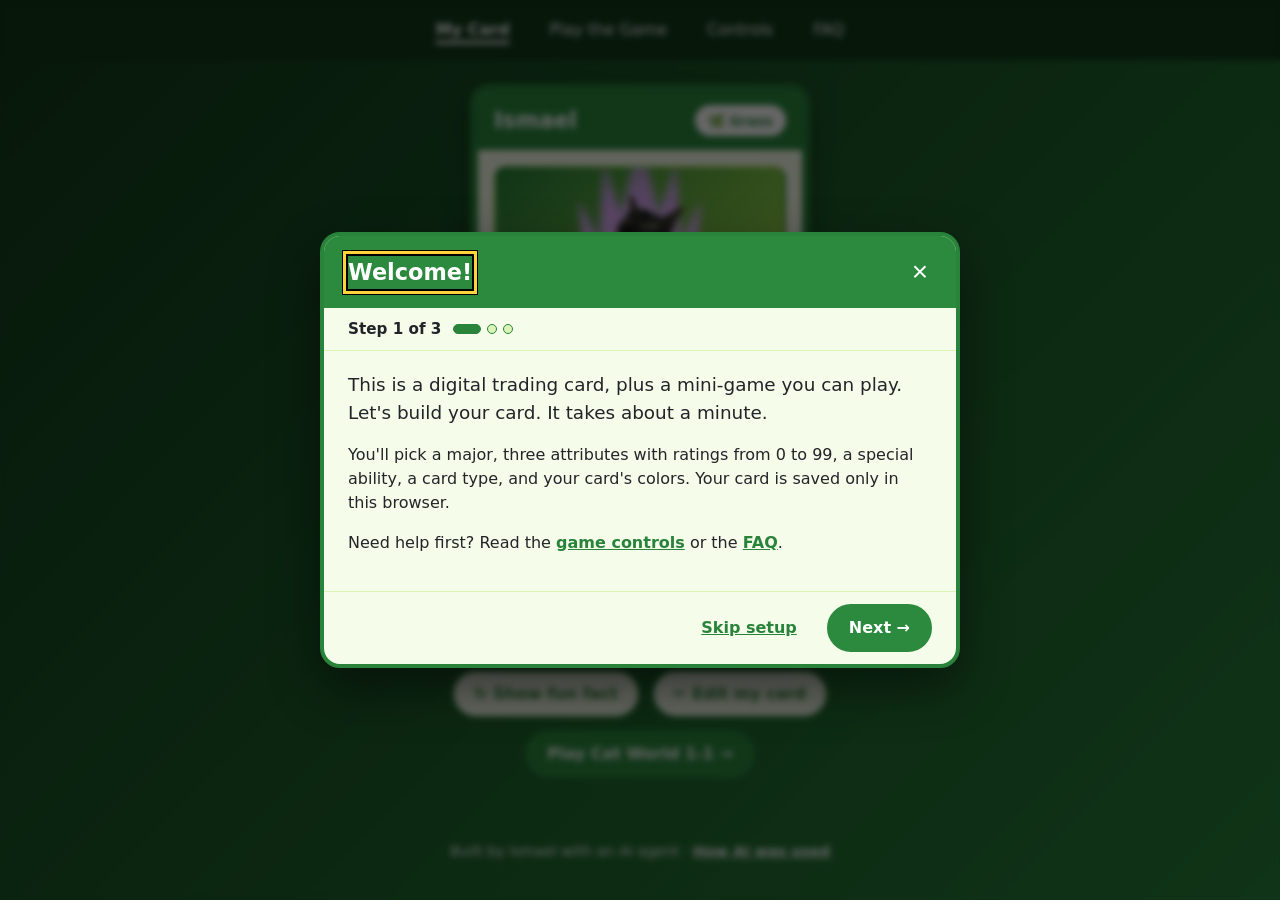
<file: index.html>
<!DOCTYPE html>
<html lang="en">
<head>
  <meta charset="UTF-8">
  <meta name="viewport" content="width=device-width, initial-scale=1.0">
  <title>My Card · Ismael's Trading Card</title>
  <!-- Bump ?v= after editing a shared file so browsers don't keep an old copy -->
  <link rel="stylesheet" href="style.css?v=6">
  <script src="site.js?v=6"></script>
</head>
<body>
  <a class="skip-link" href="#main">Skip to main content</a>

  <header class="site-header">
    <nav class="site-nav" aria-label="Main">
      <ul>
        <li><a href="index.html" aria-current="page">My Card</a></li>
        <li><a href="pages/game.html">Play the Game</a></li>
        <li><a href="pages/controls.html">Controls</a></li>
        <li><a href="pages/faq.html">FAQ</a></li>
      </ul>
    </nav>
  </header>

  <main id="main" class="page">
    <div class="card" id="card">
      <div class="card-inner">

        <!-- Front of the card -->
        <article class="card-face card-front" aria-label="Front of the card">
          <header class="card-header">
            <h1 class="card-name">Ismael</h1>
            <span class="card-type">🌿 Grass</span>
          </header>

          <div class="card-art">
            <div class="aura">
              <div class="aura-flames" aria-hidden="true">
                <span class="flame flame-inner"></span>
              </div>
              <img class="card-sticker" src="sticker.png" alt="Black cat sticker with its mouth open">
            </div>
          </div>

          <section class="card-body">
            <p class="card-major"><strong>Major:</strong> <span class="card-major-value">CSEN</span></p>

            <ul class="card-stats">
              <li>
                <span class="stat-name">Pace</span>
                <span class="stat-bar"><span class="stat-fill" style="width: 86%"></span></span>
                <span class="stat-value">86</span>
              </li>
              <li>
                <span class="stat-name">Typing</span>
                <span class="stat-bar"><span class="stat-fill" style="width: 80%"></span></span>
                <span class="stat-value">80</span>
              </li>
              <li>
                <span class="stat-name">Phy</span>
                <span class="stat-bar"><span class="stat-fill" style="width: 47%"></span></span>
                <span class="stat-value">47</span>
              </li>
            </ul>

            <div class="card-ability">
              <h2 class="card-ability-name">Special Ability: Hardstuck Gold</h2>
              <p class="card-ability-description">Pops off on pistol round, then ghosts the rest of the game.</p>
            </div>
          </section>

          <footer class="card-footer">
            <p>Hand-directed by me, built with AI</p>
          </footer>
        </article>

        <!-- Back of the card -->
        <article class="card-face card-back" aria-label="Back of the card" aria-hidden="true">
          <h2>Fun Fact</h2>
          <p class="fun-fact">I built my own computer and keyboard.</p>
          <p class="flip-hint">Click the card to flip back</p>
        </article>

      </div>
    </div>

    <div class="card-actions">
      <button type="button" class="btn btn-secondary" id="flip-button">↻ Show fun fact</button>
      <button type="button" class="btn btn-secondary" id="edit-card-button">✏️ Edit my card</button>
      <a class="btn btn-primary" href="pages/game.html">Play Cat World 1-1 →</a>
    </div>

    <p class="sr-only" role="status" id="card-status"></p>
  </main>

  <footer class="site-footer">
    <p>Built by Ismael with an AI agent ·
      <a href="https://github.com/Ismael7y/Lab3-AI-trading-card/blob/main/docs/ai-usage.md">How AI was used</a>
    </p>
  </footer>

  <!-- Welcome / setup popup -->
  <dialog class="setup-dialog" id="setup-dialog" aria-labelledby="setup-title">
    <form class="setup-form" id="setup-form" novalidate>
      <div class="dialog-header">
        <h2 id="setup-title" tabindex="-1">Welcome!</h2>
        <button type="button" class="dialog-close" id="setup-close" aria-label="Close">×</button>
      </div>

      <div class="dialog-progress">
        <span id="setup-step-text">Step 1 of 3</span>
        <span class="progress-dots" id="setup-dots" aria-hidden="true"></span>
      </div>

      <div class="dialog-body">

        <!-- Step: welcome -->
        <section data-step="welcome">
          <p class="welcome-lead">
            This is a digital trading card, plus a mini-game you can play. Let's build
            your card. It takes about a minute.
          </p>
          <p>
            You'll pick a major, three attributes with ratings from 0 to 99, a special
            ability, a card type, and your card's colors. Your card is saved only in this browser.
          </p>
          <p>
            Need help first? Read the <a href="pages/controls.html">game controls</a> or the
            <a href="pages/faq.html">FAQ</a>.
          </p>
        </section>

        <!-- Step: build your card -->
        <section data-step="build" hidden>
          <div class="error-summary" id="error-summary" tabindex="-1" role="alert" hidden>
            <h3 id="error-summary-title"></h3>
            <ul id="error-summary-list"></ul>
          </div>

          <div class="field">
            <label for="f-major">Major</label>
            <p class="hint" id="f-major-hint">Up to 40 characters, like "CSEN"</p>
            <input type="text" id="f-major" name="major" autocomplete="off" aria-describedby="f-major-hint">
          </div>

          <fieldset class="field" aria-describedby="f-stats-hint">
            <legend>Attributes</legend>
            <p class="hint" id="f-stats-hint">Name each one (up to 12 characters) and rate it from 0 to 99.</p>
            <div class="stat-row">
              <div>
                <label for="f-stat1-name">Attribute 1 name</label>
                <input type="text" id="f-stat1-name" autocomplete="off">
              </div>
              <div>
                <label for="f-stat1-value">Rating</label>
                <input type="number" id="f-stat1-value" inputmode="numeric" min="0" max="99" step="1" aria-label="Attribute 1 rating">
              </div>
            </div>
            <div class="stat-row">
              <div>
                <label for="f-stat2-name">Attribute 2 name</label>
                <input type="text" id="f-stat2-name" autocomplete="off">
              </div>
              <div>
                <label for="f-stat2-value">Rating</label>
                <input type="number" id="f-stat2-value" inputmode="numeric" min="0" max="99" step="1" aria-label="Attribute 2 rating">
              </div>
            </div>
            <div class="stat-row">
              <div>
                <label for="f-stat3-name">Attribute 3 name</label>
                <input type="text" id="f-stat3-name" autocomplete="off">
              </div>
              <div>
                <label for="f-stat3-value">Rating</label>
                <input type="number" id="f-stat3-value" inputmode="numeric" min="0" max="99" step="1" aria-label="Attribute 3 rating">
              </div>
            </div>
          </fieldset>

          <div class="field">
            <label for="f-ability-name">Special ability name</label>
            <p class="hint" id="f-ability-name-hint">Up to 30 characters</p>
            <input type="text" id="f-ability-name" autocomplete="off" aria-describedby="f-ability-name-hint">
          </div>

          <div class="field">
            <label for="f-ability-description">What does it do?</label>
            <p class="hint" id="f-ability-description-hint">One funny sentence, up to 120 characters</p>
            <textarea id="f-ability-description" rows="3" aria-describedby="f-ability-description-hint"></textarea>
            <p class="char-count" id="f-ability-description-count" aria-hidden="true">0 / 120 characters</p>
            <p class="sr-only" id="f-ability-description-live" aria-live="polite"></p>
          </div>

          <fieldset class="field" id="f-type-emoji">
            <legend>Card type emoji</legend>
            <div class="emoji-grid" id="emoji-grid"></div>
          </fieldset>

          <div class="field">
            <label for="f-type">Card type name</label>
            <p class="hint" id="f-type-hint">Up to 20 characters</p>
            <input type="text" id="f-type" autocomplete="off" placeholder="Fire" aria-describedby="f-type-hint">
          </div>

          <fieldset class="field" id="f-main-color" aria-describedby="f-colors-hint">
            <legend>Main color</legend>
            <p class="hint" id="f-colors-hint">
              Pick a preset or choose any color with Custom. Text colors adjust so the card stays easy to read.
            </p>
            <div class="swatch-grid" id="main-swatches"></div>
          </fieldset>

          <fieldset class="field" id="f-accent-color">
            <legend>Accent color</legend>
            <div class="swatch-grid" id="accent-swatches"></div>
          </fieldset>

          <button type="button" class="btn btn-link" id="reset-card-button">Start over from the default card</button>
        </section>

        <!-- Step: preview -->
        <section data-step="preview" hidden>
          <p>Here's your card. Go back to change anything, or save it.</p>
          <div class="card-preview" id="card-preview" aria-hidden="true"></div>
          <dl class="sr-only" id="card-preview-summary"></dl>
        </section>

      </div>

      <div class="dialog-footer">
        <button type="button" class="btn btn-secondary" id="setup-back">← Back</button>
        <span class="spacer"></span>
        <button type="button" class="btn btn-link" id="setup-skip">Skip setup</button>
        <button type="submit" class="btn btn-primary" id="setup-next">Next →</button>
      </div>
    </form>
  </dialog>

  <script src="script.js?v=6"></script>
</body>
</html>
</file>
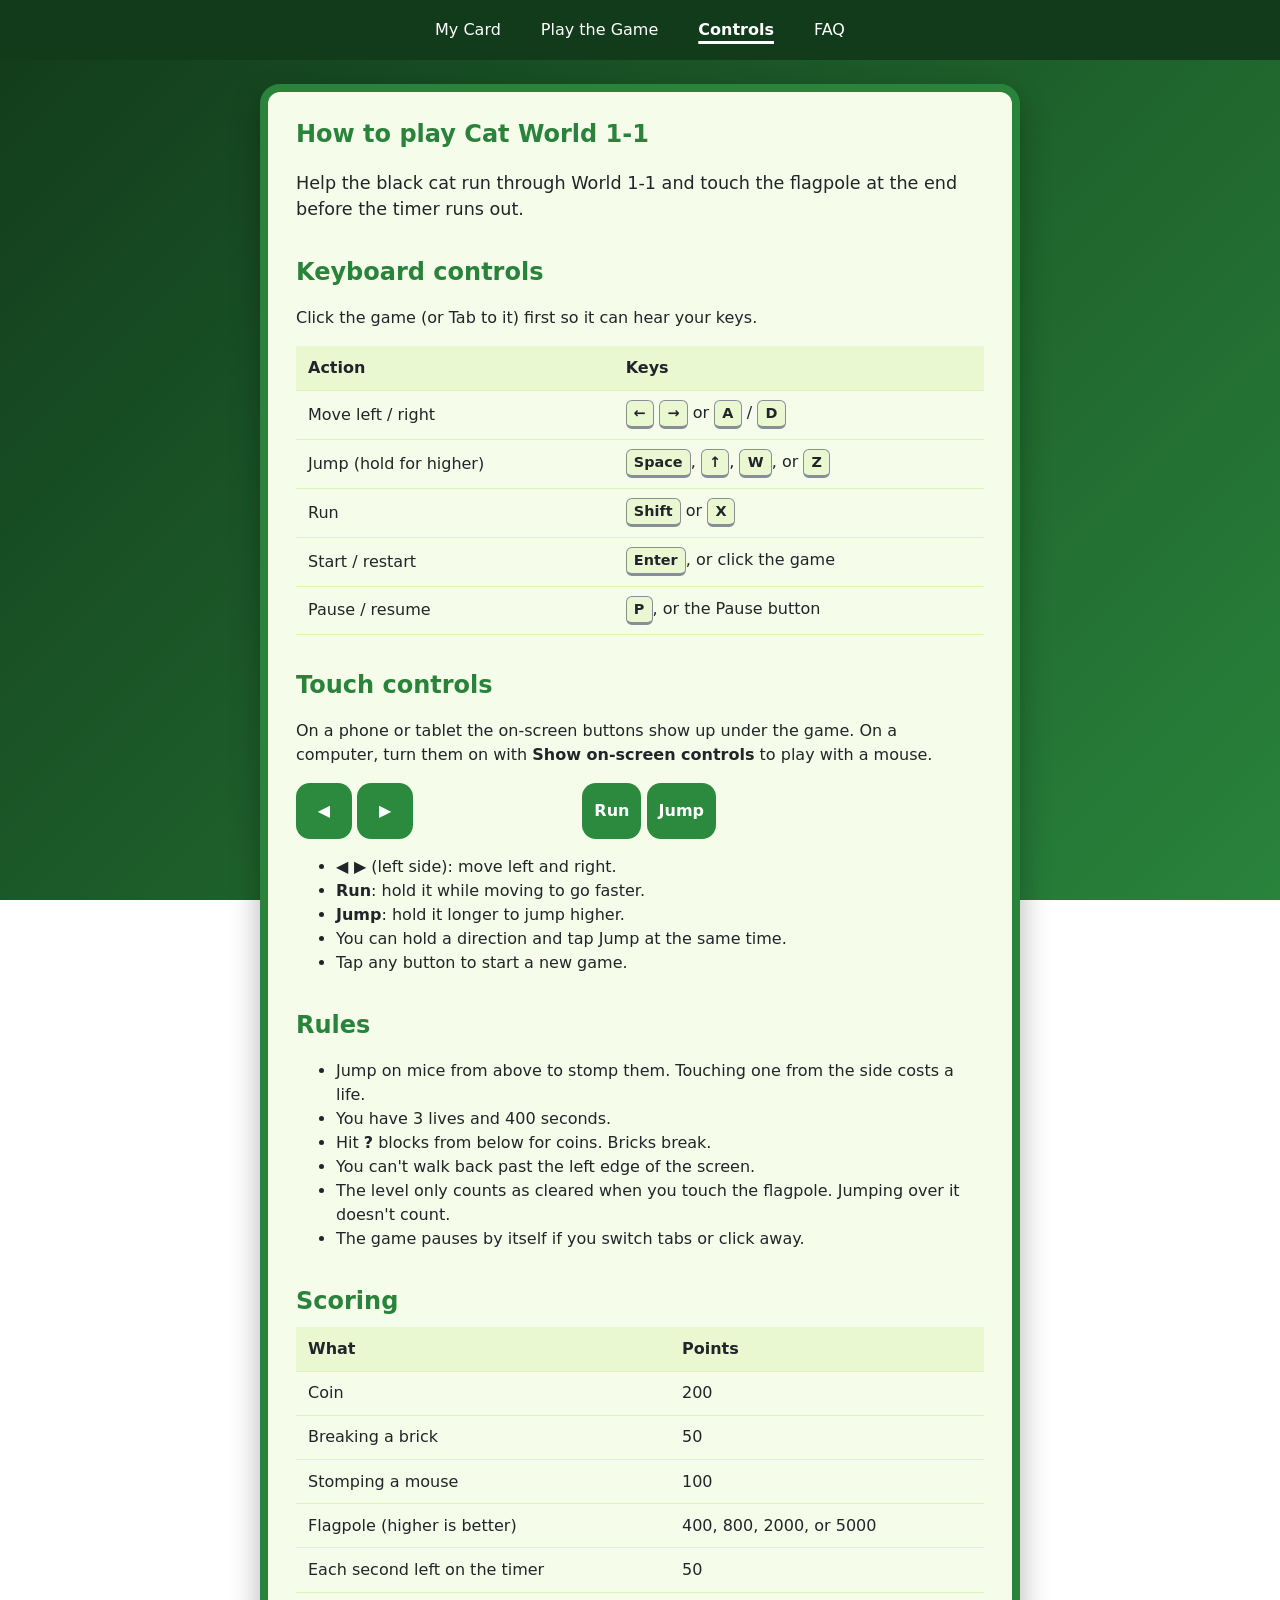
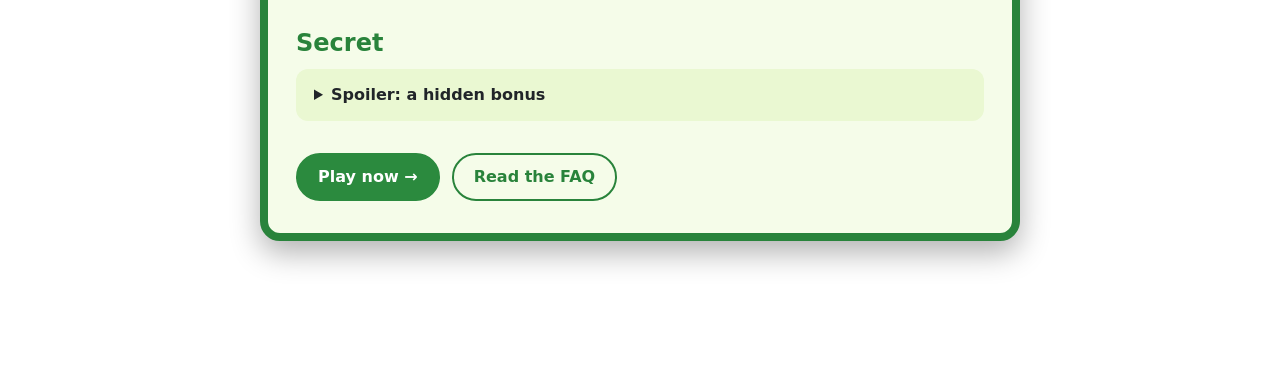
<file: pages/controls.html>
<!DOCTYPE html>
<html lang="en">
<head>
  <meta charset="UTF-8">
  <meta name="viewport" content="width=device-width, initial-scale=1.0">
  <title>Controls · Ismael's Trading Card</title>
  <link rel="stylesheet" href="../style.css?v=6">
  <script src="../site.js?v=6"></script>
</head>
<body>
  <a class="skip-link" href="#main">Skip to main content</a>

  <header class="site-header">
    <nav class="site-nav" aria-label="Main">
      <ul>
        <li><a href="../index.html">My Card</a></li>
        <li><a href="game.html">Play the Game</a></li>
        <li><a href="controls.html" aria-current="page">Controls</a></li>
        <li><a href="faq.html">FAQ</a></li>
      </ul>
    </nav>
  </header>

  <main id="main" class="page">
    <article class="content">
      <h1>How to play Cat World 1-1</h1>
      <p class="lead">
        Help the black cat run through World 1-1 and touch the flagpole at the end
        before the timer runs out.
      </p>

      <h2>Keyboard controls</h2>
      <p>Click the game (or Tab to it) first so it can hear your keys.</p>
      <table>
        <caption class="sr-only">Keyboard controls</caption>
        <thead>
          <tr><th scope="col">Action</th><th scope="col">Keys</th></tr>
        </thead>
        <tbody>
          <tr><td>Move left / right</td><td><kbd>←</kbd> <kbd>→</kbd> or <kbd>A</kbd> / <kbd>D</kbd></td></tr>
          <tr><td>Jump (hold for higher)</td><td><kbd>Space</kbd>, <kbd>↑</kbd>, <kbd>W</kbd>, or <kbd>Z</kbd></td></tr>
          <tr><td>Run</td><td><kbd>Shift</kbd> or <kbd>X</kbd></td></tr>
          <tr><td>Start / restart</td><td><kbd>Enter</kbd>, or click the game</td></tr>
          <tr><td>Pause / resume</td><td><kbd>P</kbd>, or the Pause button</td></tr>
        </tbody>
      </table>

      <h2>Touch controls</h2>
      <p>
        On a phone or tablet the on-screen buttons show up under the game. On a computer,
        turn them on with <strong>Show on-screen controls</strong> to play with a mouse.
      </p>
      <div class="touch-diagram" aria-hidden="true">
        <div><span>◀</span> <span>▶</span></div>
        <div><span>Run</span> <span>Jump</span></div>
      </div>
      <ul>
        <li><strong>◀ ▶</strong> (left side): move left and right.</li>
        <li><strong>Run</strong>: hold it while moving to go faster.</li>
        <li><strong>Jump</strong>: hold it longer to jump higher.</li>
        <li>You can hold a direction and tap Jump at the same time.</li>
        <li>Tap any button to start a new game.</li>
      </ul>

      <h2>Rules</h2>
      <ul>
        <li>Jump on mice from above to stomp them. Touching one from the side costs a life.</li>
        <li>You have 3 lives and 400 seconds.</li>
        <li>Hit <strong>?</strong> blocks from below for coins. Bricks break.</li>
        <li>You can't walk back past the left edge of the screen.</li>
        <li>The level only counts as cleared when you touch the flagpole. Jumping over it doesn't count.</li>
        <li>The game pauses by itself if you switch tabs or click away.</li>
      </ul>

      <h2>Scoring</h2>
      <table>
        <caption class="sr-only">Points</caption>
        <thead>
          <tr><th scope="col">What</th><th scope="col">Points</th></tr>
        </thead>
        <tbody>
          <tr><td>Coin</td><td>200</td></tr>
          <tr><td>Breaking a brick</td><td>50</td></tr>
          <tr><td>Stomping a mouse</td><td>100</td></tr>
          <tr><td>Flagpole (higher is better)</td><td>400, 800, 2000, or 5000</td></tr>
          <tr><td>Each second left on the timer</td><td>50</td></tr>
        </tbody>
      </table>

      <h2>Secret</h2>
      <details>
        <summary>Spoiler: a hidden bonus</summary>
        <p>
          If the last two digits of the timer match when you touch the flag (like 255 or 11),
          that many fish bursts go off, worth 500 points each.
        </p>
      </details>

      <div class="page-actions">
        <a class="btn btn-primary" href="game.html">Play now →</a>
        <a class="btn btn-secondary" href="faq.html">Read the FAQ</a>
      </div>
    </article>
  </main>

  <footer class="site-footer">
    <p>Built by Ismael with an AI agent ·
      <a href="https://github.com/Ismael7y/Lab3-AI-trading-card/blob/main/docs/ai-usage.md">How AI was used</a>
    </p>
  </footer>
</body>
</html>
</file>
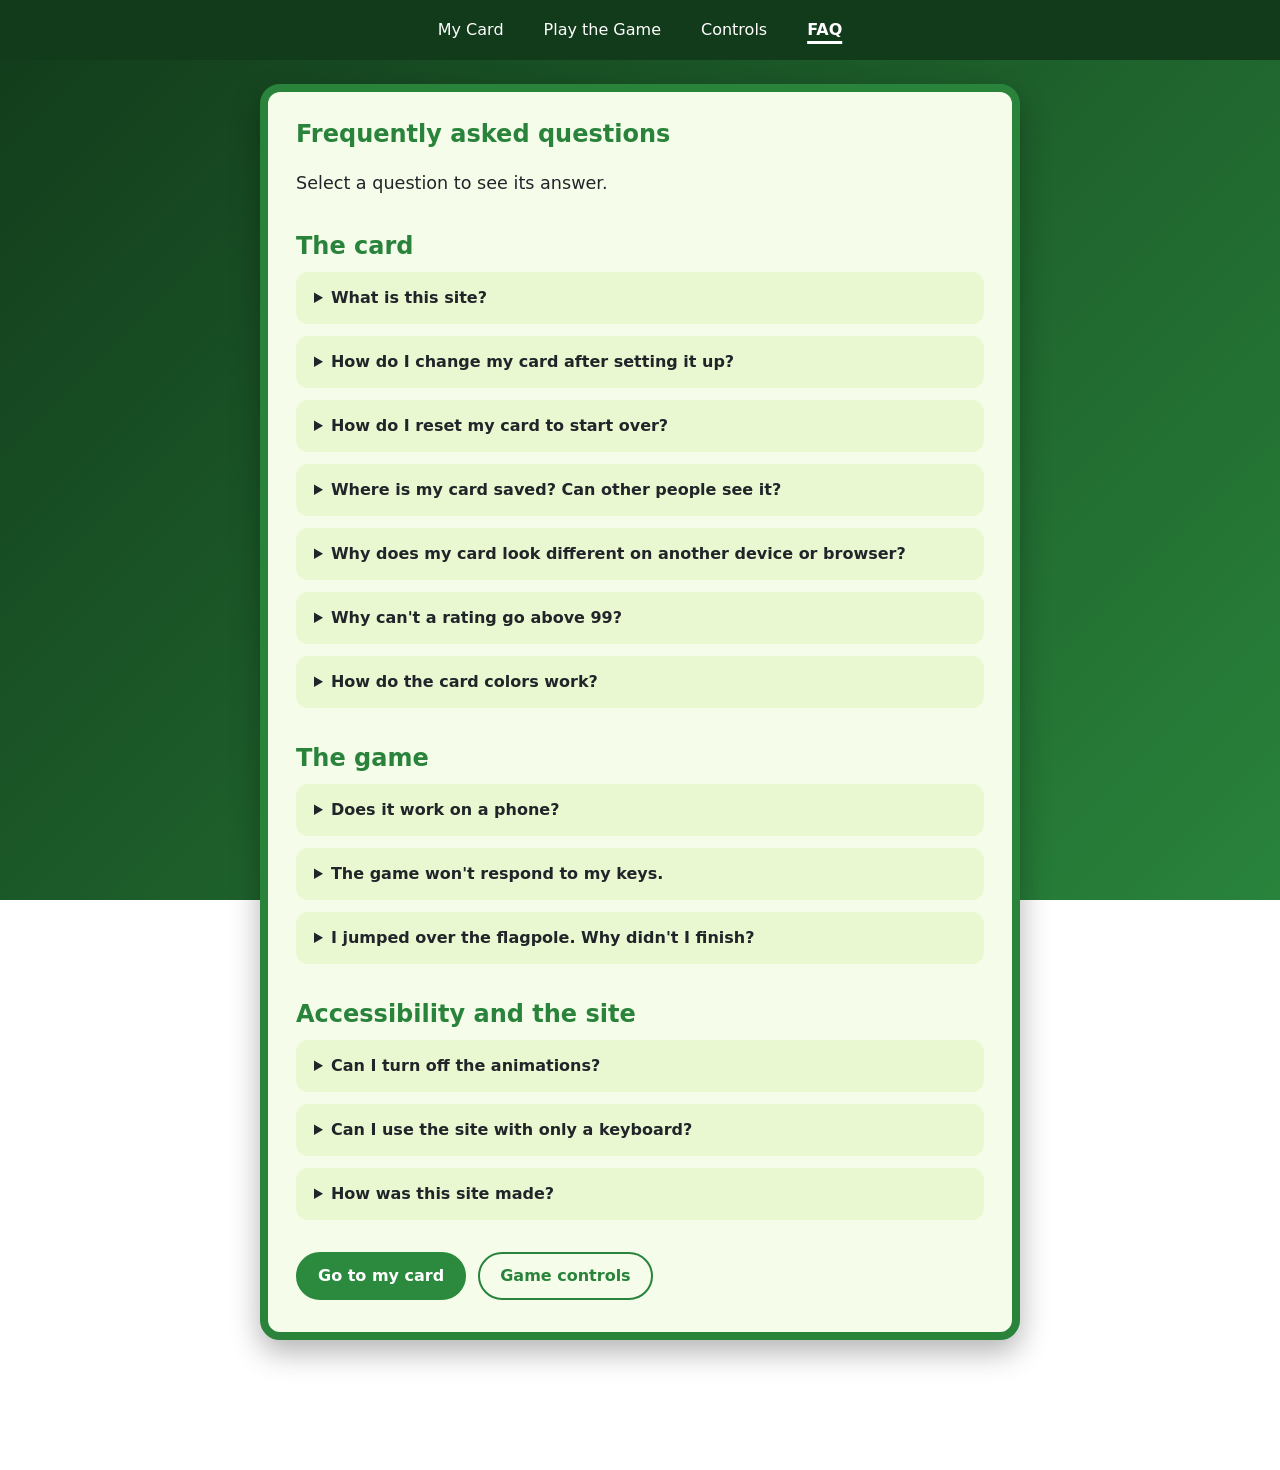
<file: pages/faq.html>
<!DOCTYPE html>
<html lang="en">
<head>
  <meta charset="UTF-8">
  <meta name="viewport" content="width=device-width, initial-scale=1.0">
  <title>FAQ · Ismael's Trading Card</title>
  <link rel="stylesheet" href="../style.css?v=6">
  <script src="../site.js?v=6"></script>
</head>
<body>
  <a class="skip-link" href="#main">Skip to main content</a>

  <header class="site-header">
    <nav class="site-nav" aria-label="Main">
      <ul>
        <li><a href="../index.html">My Card</a></li>
        <li><a href="game.html">Play the Game</a></li>
        <li><a href="controls.html">Controls</a></li>
        <li><a href="faq.html" aria-current="page">FAQ</a></li>
      </ul>
    </nav>
  </header>

  <main id="main" class="page">
    <article class="content">
      <h1>Frequently asked questions</h1>
      <p class="lead">Select a question to see its answer.</p>

      <h2>The card</h2>
      <details>
        <summary>What is this site?</summary>
        <p>
          A digital trading card made for a class lab, plus a small platform game,
          Cat World 1-1. You can build your own version of the card.
        </p>
      </details>
      <details>
        <summary>How do I change my card after setting it up?</summary>
        <p>Go to <a href="../index.html">My Card</a> and press <strong>Edit my card</strong>.</p>
      </details>
      <details>
        <summary>How do I reset my card to start over?</summary>
        <p>
          Press <strong>Edit my card</strong>, then <strong>Start over from the default card</strong>,
          then save.
        </p>
      </details>
      <details>
        <summary>Where is my card saved? Can other people see it?</summary>
        <p>
          Only in your own browser. It isn't sent anywhere, so other visitors see the
          default card, not yours.
        </p>
      </details>
      <details>
        <summary>Why does my card look different on another device or browser?</summary>
        <p>Each browser keeps its own copy, so a card made on your laptop won't show up on your phone.</p>
      </details>
      <details>
        <summary>Why can't a rating go above 99?</summary>
        <p>
          Like sports video game cards, ratings go from 0 to 99, and the bars on the card
          are sized to fit that range.
        </p>
      </details>
      <details>
        <summary>How do the card colors work?</summary>
        <p>
          You pick a <strong>main color</strong> (the header, buttons, and stat bars) and an
          <strong>accent color</strong> (the card's background tint and the picture box behind the cat).
          Choose a preset or press <strong>Custom</strong> to pick any color from a color wheel.
          Text colors adjust automatically, so the card stays easy to read whatever you pick.
        </p>
      </details>

      <h2>The game</h2>
      <details>
        <summary>Does it work on a phone?</summary>
        <p>
          Yes. The on-screen buttons show up under the game on touch screens.
          See <a href="controls.html">Controls</a> for what each one does.
        </p>
      </details>
      <details>
        <summary>The game won't respond to my keys.</summary>
        <p>
          Click the game first so it has focus. If it says <strong>PAUSED</strong>, press
          <kbd>P</kbd> or click it to keep going.
        </p>
      </details>
      <details>
        <summary>I jumped over the flagpole. Why didn't I finish?</summary>
        <p>You have to touch the pole itself. Jump into it instead of over it.</p>
      </details>

      <h2>Accessibility and the site</h2>
      <details>
        <summary>Can I turn off the animations?</summary>
        <p>
          Yes. The site follows your device's "Reduce motion" setting, which stops the
          aura flames and the card tilt.
        </p>
      </details>
      <details>
        <summary>Can I use the site with only a keyboard?</summary>
        <p>
          Yes. <kbd>Tab</kbd> moves between links and buttons, <kbd>Enter</kbd> or
          <kbd>Space</kbd> presses them, and <kbd>Escape</kbd> closes the setup popup.
        </p>
      </details>
      <details>
        <summary>How was this site made?</summary>
        <p>
          With an AI coding agent that I directed step by step. The full log is in
          <a href="https://github.com/Ismael7y/Lab3-AI-trading-card/blob/main/docs/ai-usage.md">How AI was used</a>.
        </p>
      </details>

      <div class="page-actions">
        <a class="btn btn-primary" href="../index.html">Go to my card</a>
        <a class="btn btn-secondary" href="controls.html">Game controls</a>
      </div>
    </article>
  </main>

  <footer class="site-footer">
    <p>Built by Ismael with an AI agent ·
      <a href="https://github.com/Ismael7y/Lab3-AI-trading-card/blob/main/docs/ai-usage.md">How AI was used</a>
    </p>
  </footer>
</body>
</html>
</file>
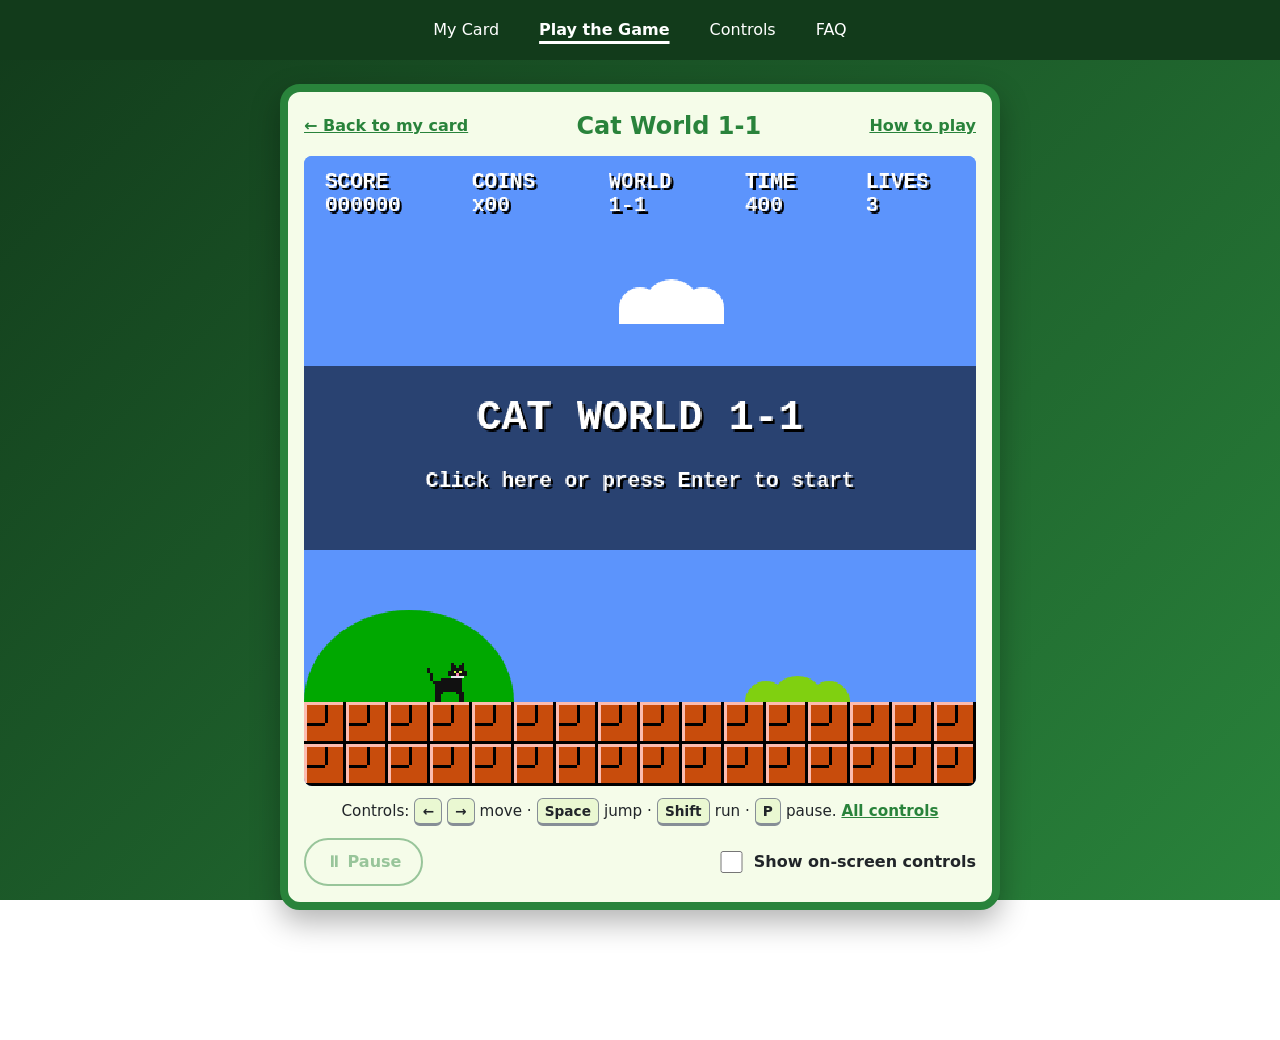
<file: pages/game.html>
<!DOCTYPE html>
<html lang="en">
<head>
  <meta charset="UTF-8">
  <meta name="viewport" content="width=device-width, initial-scale=1.0">
  <title>Cat World 1-1 · Ismael's Trading Card</title>
  <link rel="stylesheet" href="../style.css?v=6">
  <script src="../site.js?v=6"></script>
</head>
<body>
  <a class="skip-link" href="#main">Skip to main content</a>

  <header class="site-header">
    <nav class="site-nav" aria-label="Main">
      <ul>
        <li><a href="../index.html">My Card</a></li>
        <li><a href="game.html" aria-current="page">Play the Game</a></li>
        <li><a href="controls.html">Controls</a></li>
        <li><a href="faq.html">FAQ</a></li>
      </ul>
    </nav>
  </header>

  <main id="main" class="page">
    <section class="game" aria-labelledby="game-title">
      <div class="game-top">
        <a href="../index.html">← Back to my card</a>
        <h1 id="game-title">Cat World 1-1</h1>
        <a href="controls.html">How to play</a>
      </div>

      <canvas id="game" width="512" height="480" tabindex="0" role="application"
        aria-label="Cat World 1-1 game. Press Enter to start. Arrow keys move, Space jumps, Shift runs, P pauses."></canvas>
      <p class="sr-only" role="status" id="game-status"></p>

      <p class="game-help">
        Controls: <kbd>←</kbd> <kbd>→</kbd> move · <kbd>Space</kbd> jump · <kbd>Shift</kbd> run ·
        <kbd>P</kbd> pause. <a href="controls.html">All controls</a>
      </p>

      <div class="game-toolbar">
        <button type="button" class="btn btn-secondary" id="pause-button" disabled>⏸ Pause</button>
        <label class="toggle">
          <input type="checkbox" id="touch-toggle">
          Show on-screen controls
        </label>
      </div>

      <div class="touch-controls" id="touch-controls" hidden>
        <div class="touch-group">
          <button type="button" data-key="left" aria-label="Move left">◀</button>
          <button type="button" data-key="right" aria-label="Move right">▶</button>
        </div>
        <div class="touch-group">
          <button type="button" class="touch-word" data-key="run" aria-label="Run">Run</button>
          <button type="button" class="touch-word" data-key="jump" aria-label="Jump">Jump</button>
        </div>
      </div>
    </section>
  </main>

  <footer class="site-footer">
    <p>Built by Ismael with an AI agent ·
      <a href="https://github.com/Ismael7y/Lab3-AI-trading-card/blob/main/docs/ai-usage.md">How AI was used</a>
    </p>
  </footer>

  <script src="game.js?v=6"></script>
</body>
</html>
</file>
<file: style.css>
/* =====================================================================
   Colors
   These are the default card's colors. site.js replaces them with colors
   worked out from the main and accent colors the visitor picks.
   ===================================================================== */

:root {
  --c-page1: #0f3e1b;
  --c-page2: #2b8a3e;
  --c-on-page: #ffffff;
  --c-bar: #0f3e1b;
  --c-card: #f6fce9;
  --c-text: #212529;
  --c-muted: #495057;
  --c-main: #2b8a3e;
  --c-on-main: #ffffff;
  --c-dark: #2b8a3e;
  --c-tint: #eaf8d2;
  --c-track: #ddf4b7;
  --c-fill: #2b8a3e;
  --c-art1: #2b8a3e;
  --c-art2: #a9e34b;
  --c-badge-bg: #ffffff;
  --c-badge-text: #2b8a3e;
  --c-box-border: transparent;
  --c-error: #c92a2a;
  --c-error-bg: #fff5f5;
  --c-input-border: #868e96;
}

/* =====================================================================
   Page layout, navigation, footer
   ===================================================================== */

* {
  box-sizing: border-box;
}

/* Classes like .btn set display, which would otherwise beat the hidden attribute */
[hidden] {
  display: none !important;
}

body {
  display: flex;
  flex-direction: column;
  min-height: 100vh;
  margin: 0;
  font-family: system-ui, -apple-system, "Segoe UI", sans-serif;
  line-height: 1.5;
  color: var(--c-text);
  background: linear-gradient(135deg, var(--c-page1), var(--c-page2)) fixed;
}

/* One focus style for everything: a yellow ring with a dark edge shows on any color */
:focus-visible {
  outline: 3px solid #ffd43b;
  outline-offset: 2px;
  box-shadow: 0 0 0 6px #000000;
}

.sr-only {
  position: absolute;
  width: 1px;
  height: 1px;
  padding: 0;
  margin: -1px;
  overflow: hidden;
  clip: rect(0, 0, 0, 0);
  white-space: nowrap;
  border: 0;
}

.skip-link {
  position: absolute;
  top: -100px;
  left: 1rem;
  z-index: 100;
  padding: 0.75rem 1rem;
  font-weight: bold;
  color: #000000;
  background: #ffd43b;
  border-radius: 0 0 8px 8px;
}

.skip-link:focus {
  top: 0;
}

.site-header {
  background: var(--c-bar);
}

.site-nav ul {
  display: flex;
  flex-wrap: wrap;
  justify-content: center;
  gap: 0.25rem 1rem;
  max-width: 960px;
  margin: 0 auto;
  padding: 0.5rem 1rem;
  list-style: none;
}

.site-nav a {
  display: inline-block;
  min-height: 44px;
  padding: 0.6rem 0.75rem;
  color: #ffffff;
  text-decoration: none;
  border-radius: 8px;
}

.site-nav a:hover {
  text-decoration: underline;
}

.site-nav a[aria-current="page"] {
  font-weight: bold;
  text-decoration: underline;
  text-decoration-thickness: 3px;
  text-underline-offset: 6px;
}

.site-footer {
  padding: 1.5rem 1rem 2rem;
  text-align: center;
  font-size: 0.9rem;
  color: var(--c-on-page);
}

.site-footer a {
  color: inherit;
  font-weight: bold;
}

/* Centers the content of each page */
.page {
  display: flex;
  flex: 1;
  flex-direction: column;
  align-items: center;
  justify-content: center;
  gap: 1.5rem;
  padding: 1.5rem;
}

/* =====================================================================
   Buttons
   ===================================================================== */

.btn {
  display: inline-flex;
  align-items: center;
  justify-content: center;
  gap: 0.4rem;
  min-height: 48px;
  padding: 0.6rem 1.25rem;
  font: inherit;
  font-weight: bold;
  text-decoration: none;
  border: 2px solid transparent;
  border-radius: 999px;
  cursor: pointer;
}

.btn-primary {
  color: var(--c-on-main);
  background: var(--c-main);
  border-color: var(--c-main);
}

.btn-secondary {
  color: var(--c-dark);
  background: var(--c-card);
  border-color: var(--c-dark);
}

.btn-link {
  color: var(--c-dark);
  background: transparent;
  text-decoration: underline;
}

.btn:hover {
  filter: brightness(1.08);
}

.btn:disabled {
  opacity: 0.45;
  cursor: not-allowed;
}

/* =====================================================================
   Trading card
   ===================================================================== */

.card {
  width: 100%;
  max-width: 340px;
  cursor: pointer;
  transition: transform 0.15s ease-out;
}

/* Holds both faces and does the flip */
.card-inner {
  position: relative;
  transform-style: preserve-3d;
  transition: transform 0.6s ease;
}

.card.flipped .card-inner {
  transform: perspective(1000px) rotateY(180deg);
}

.card-face {
  color: var(--c-text);
  background: var(--c-card);
  border: 8px solid var(--c-dark);
  border-radius: 20px;
  box-shadow: 0 12px 30px rgba(0, 0, 0, 0.3);
  overflow: hidden;
  backface-visibility: hidden;
  -webkit-backface-visibility: hidden;
}

/* The back sits on top of the front, turned around */
.card-back {
  position: absolute;
  inset: 0;
  display: flex;
  flex-direction: column;
  align-items: center;
  justify-content: center;
  padding: 2rem;
  text-align: center;
  color: var(--c-on-main);
  background: var(--c-main);
  transform: rotateY(180deg);
}

.card-back h2 {
  margin: 0 0 1rem;
  font-size: 1.8rem;
}

.fun-fact {
  margin: 0;
  font-size: 1.25rem;
  line-height: 1.5;
}

.flip-hint {
  margin: 2rem 0 0;
  font-size: 0.9rem;
}

.card-header {
  display: flex;
  justify-content: space-between;
  align-items: center;
  gap: 0.5rem;
  padding: 0.75rem 1rem;
  color: var(--c-on-main);
  background: var(--c-main);
}

.card-name {
  margin: 0;
  font-size: 1.4rem;
}

.card-type {
  padding: 0.2rem 0.7rem;
  color: var(--c-badge-text);
  background: var(--c-badge-bg);
  border: 2px solid var(--c-box-border);
  border-radius: 999px;
  font-size: 0.85rem;
  font-weight: bold;
  white-space: nowrap;
}

.card-art {
  display: flex;
  align-items: flex-end;
  justify-content: center;
  height: 160px;
  margin: 1rem;
  background: linear-gradient(135deg, var(--c-art1), var(--c-art2));
  border: 2px solid var(--c-box-border);
  border-radius: 12px;
  overflow: hidden;
}

/* Dragon Ball style power-up aura around the cat */
.aura {
  position: relative;
  display: flex;
}

/* The blur is on this wrapper so it softens the flames after their spiky shape is cut out */
.aura-flames {
  position: absolute;
  top: -45%;
  bottom: 0;
  left: -22%;
  right: -22%;
  filter: blur(3px);
}

/* Each flame is a spiky shape that flickers up and down */
.flame {
  position: absolute;
  inset: 0;
  clip-path: polygon(12% 100%, 4% 62%, 15% 72%, 11% 34%, 24% 56%, 27% 14%, 38% 42%, 50% 0%, 62% 42%, 73% 14%, 76% 56%, 89% 34%, 85% 72%, 96% 62%, 88% 100%);
  transform-origin: bottom center;
  animation: aura-flicker 0.45s ease-in-out infinite alternate;
}

.flame-inner {
  inset: 0 8%;
  background: linear-gradient(to top, #ffffff, #e0aaff 60%, rgba(199, 125, 255, 0.5));
  animation-duration: 0.35s;
  animation-delay: -0.15s;
  animation-direction: alternate-reverse;
}

.card-sticker {
  position: relative;
  z-index: 1;
  height: 130px;
  animation: aura-glow 0.6s ease-in-out infinite alternate;
}

@keyframes aura-flicker {
  from {
    transform: scaleX(0.97) scaleY(0.9) skewX(-2deg);
  }
  to {
    transform: scaleX(1.03) scaleY(1.06) skewX(2deg);
  }
}

/* The glow hugs the cat's outline because drop-shadow follows transparency */
@keyframes aura-glow {
  from {
    filter: drop-shadow(0 0 4px #e0aaff) drop-shadow(0 0 10px #9d4edd);
  }
  to {
    filter: drop-shadow(0 0 6px #f3d9ff) drop-shadow(0 0 18px #c77dff) drop-shadow(0 0 28px #7b2cbf);
  }
}

.card-body {
  padding: 0 1rem;
}

.card-major {
  margin: 0 0 0.75rem;
}

/* Three columns: name, bar, number. The name column fits the longest name. */
.card-stats {
  display: grid;
  grid-template-columns: auto 1fr auto;
  align-items: center;
  gap: 0.4rem 0.6rem;
  margin: 0 0 0.75rem;
  padding: 0;
  list-style: none;
  font-size: 0.9rem;
}

.card-stats li {
  display: contents;
}

.stat-name {
  max-width: 7.5rem;
  font-weight: bold;
  overflow-wrap: anywhere;
}

.stat-bar {
  height: 10px;
  background: var(--c-track);
  border: 1px solid var(--c-box-border);
  border-radius: 999px;
  overflow: hidden;
}

.stat-fill {
  display: block;
  height: 100%;
  background: var(--c-fill);
  border-radius: 999px;
}

.stat-value {
  min-width: 1.75rem;
  text-align: right;
  font-weight: bold;
}

.card-ability {
  padding: 0.75rem;
  background: var(--c-tint);
  border: 2px solid var(--c-box-border);
  border-radius: 12px;
}

.card-ability h2 {
  margin: 0 0 0.25rem;
  font-size: 1rem;
  color: var(--c-dark);
  overflow-wrap: anywhere;
}

.card-ability p {
  margin: 0;
  overflow-wrap: anywhere;
}

.card-footer {
  padding: 0.75rem 1rem;
  text-align: center;
  font-size: 0.8rem;
  color: var(--c-muted);
}

.card-footer p {
  margin: 0;
}

.card-actions {
  display: flex;
  flex-wrap: wrap;
  justify-content: center;
  gap: 0.75rem;
  width: 100%;
  max-width: 440px;
}

/* =====================================================================
   Setup popup (welcome + build your card)
   ===================================================================== */

.setup-dialog {
  width: min(640px, calc(100% - 1.5rem));
  max-height: calc(100vh - 1.5rem);
  padding: 0;
  color: var(--c-text);
  background: var(--c-card);
  border: 4px solid var(--c-dark);
  border-radius: 20px;
  box-shadow: 0 20px 50px rgba(0, 0, 0, 0.45);
}

.setup-dialog[open] {
  display: flex;
}

.setup-dialog::backdrop {
  background: rgba(0, 0, 0, 0.6);
  backdrop-filter: blur(3px);
}

.setup-form {
  display: flex;
  flex: 1;
  flex-direction: column;
  min-height: 0;
  width: 100%;
}

.dialog-header {
  display: flex;
  align-items: center;
  justify-content: space-between;
  gap: 1rem;
  padding: 0.75rem 0.75rem 0.75rem 1.5rem;
  color: var(--c-on-main);
  background: var(--c-main);
}

.dialog-header h2 {
  margin: 0;
  font-size: 1.4rem;
}

.dialog-close {
  min-width: 48px;
  min-height: 48px;
  font-size: 1.75rem;
  line-height: 1;
  color: inherit;
  background: transparent;
  border: 2px solid transparent;
  border-radius: 999px;
  cursor: pointer;
}

.dialog-close:hover {
  border-color: currentColor;
}

.dialog-progress {
  display: flex;
  align-items: center;
  gap: 0.75rem;
  padding: 0.6rem 1.5rem;
  font-size: 0.95rem;
  font-weight: bold;
  border-bottom: 1px solid var(--c-track);
}

.progress-dots {
  display: flex;
  gap: 0.35rem;
}

.progress-dots span {
  width: 10px;
  height: 10px;
  background: var(--c-track);
  border: 1px solid var(--c-dark);
  border-radius: 999px;
}

.progress-dots span.current {
  width: 28px;
  background: var(--c-dark);
}

.dialog-body {
  flex: 1;
  min-height: 0;
  overflow-y: auto;
  padding: 1.25rem 1.5rem;
}

.dialog-body p {
  margin: 0 0 1rem;
}

.dialog-body a {
  color: var(--c-dark);
  font-weight: bold;
}

.welcome-lead {
  font-size: 1.15rem;
}

.dialog-footer {
  display: flex;
  flex-wrap: wrap;
  align-items: center;
  justify-content: space-between;
  gap: 0.5rem;
  padding: 0.75rem 1.5rem;
  border-top: 1px solid var(--c-track);
}

.dialog-footer .spacer {
  flex: 1;
}

/* Form fields */
.field {
  margin: 0 0 1.1rem;
}

.field label,
.field legend,
.fieldset-title {
  display: block;
  margin-bottom: 0.2rem;
  font-weight: bold;
}

.hint {
  margin: 0 0 0.35rem !important;
  font-size: 0.9rem;
  color: var(--c-muted);
}

.field input[type="text"],
.field input[type="number"],
.field textarea {
  width: 100%;
  padding: 0.6rem 0.75rem;
  font: inherit;
  font-size: 1rem;
  color: var(--c-text);
  background: var(--c-card);
  border: 2px solid var(--c-input-border);
  border-radius: 8px;
}

.field textarea {
  resize: vertical;
}

.field ::placeholder {
  color: var(--c-text);
  opacity: 0.45;
}

.field [aria-invalid="true"] {
  border-color: var(--c-error);
  border-width: 3px;
}

.field-error {
  margin: 0.35rem 0 0 !important;
  font-weight: bold;
  color: var(--c-error);
}

.char-count {
  margin: 0.25rem 0 0 !important;
  font-size: 0.9rem;
  color: var(--c-muted);
  text-align: right;
}

.char-count.near-limit,
.char-count.over-limit {
  font-weight: bold;
  color: var(--c-error);
}

fieldset.field {
  min-width: 0;
  padding: 0;
  border: 0;
}

.stat-row {
  display: grid;
  grid-template-columns: 1fr 7rem;
  gap: 0.75rem;
  margin-bottom: 0.6rem;
}

.stat-row label {
  font-weight: normal;
  font-size: 0.9rem;
}

/* Emoji and color choices: real radio buttons, drawn as tappable tiles */
.emoji-grid,
.swatch-grid {
  display: flex;
  flex-wrap: wrap;
  gap: 0.5rem;
}

.field .emoji-choice,
.field .swatch {
  position: relative;
  display: inline-flex;
  align-items: center;
  gap: 0.5rem;
  min-height: 48px;
  font-weight: normal !important;
  border: 2px solid var(--c-input-border);
  border-radius: 12px;
  cursor: pointer;
}

.emoji-choice {
  justify-content: center;
  width: 52px;
  font-size: 1.6rem;
}

.swatch {
  padding: 0.35rem 0.75rem 0.35rem 0.4rem;
}

.emoji-choice input,
.swatch input[type="radio"] {
  position: absolute;
  opacity: 0;
  pointer-events: none;
}

.emoji-choice:has(input:checked),
.swatch:has(input[type="radio"]:checked) {
  font-weight: bold !important;
  background: var(--c-tint);
  border-color: var(--c-text);
  border-width: 3px;
}

.emoji-choice:has(input:focus-visible),
.swatch:has(input[type="radio"]:focus-visible) {
  outline: 3px solid #ffd43b;
  outline-offset: 2px;
  box-shadow: 0 0 0 6px #000000;
}

.swatch-color {
  flex: none;
  width: 32px;
  height: 32px;
  border: 2px solid rgba(0, 0, 0, 0.35);
  border-radius: 50%;
}

/* The rainbow ring shows this one opens a color wheel */
.swatch input[type="color"] {
  width: 36px;
  height: 36px;
  padding: 4px;
  border: 0;
  border-radius: 50%;
  background: conic-gradient(#ff0000, #ffff00, #00ff00, #00ffff, #0000ff, #ff00ff, #ff0000);
  cursor: pointer;
}

.swatch input[type="color"]::-webkit-color-swatch-wrapper {
  padding: 0;
}

.swatch input[type="color"]::-webkit-color-swatch {
  border: 0;
  border-radius: 50%;
}

.error-summary {
  margin: 0 0 1.25rem;
  padding: 1rem 1.25rem;
  color: var(--c-text);
  background: var(--c-error-bg);
  border: 3px solid var(--c-error);
  border-radius: 12px;
}

.error-summary h3 {
  margin: 0 0 0.5rem;
  font-size: 1.05rem;
  color: var(--c-error);
}

.error-summary ul {
  margin: 0;
  padding-left: 1.25rem;
}

.error-summary a {
  color: var(--c-error);
  font-weight: bold;
}

/* Small copy of the card shown on the preview step */
.card-preview {
  max-width: 300px;
  margin: 0 auto 1rem;
}

.card-preview .card-face {
  box-shadow: none;
}

/* =====================================================================
   Help pages (Controls, FAQ) and the 404 page
   ===================================================================== */

.content {
  width: 100%;
  max-width: 760px;
  padding: 1.5rem 1.75rem 2rem;
  color: var(--c-text);
  background: var(--c-card);
  border: 8px solid var(--c-dark);
  border-radius: 20px;
  box-shadow: 0 12px 30px rgba(0, 0, 0, 0.3);
}

.content h1 {
  margin: 0 0 0.5rem;
  color: var(--c-dark);
}

.content h2 {
  margin: 2rem 0 0.5rem;
  color: var(--c-dark);
}

.content a:not(.btn) {
  color: var(--c-dark);
  font-weight: bold;
}

.content .lead {
  font-size: 1.1rem;
}

.content table {
  width: 100%;
  border-collapse: collapse;
  margin: 0.5rem 0;
}

.content th,
.content td {
  padding: 0.6rem 0.75rem;
  text-align: left;
  border-bottom: 1px solid var(--c-track);
}

.content th {
  background: var(--c-tint);
}

kbd {
  display: inline-block;
  min-width: 1.8em;
  padding: 0.1rem 0.45rem;
  font: inherit;
  font-size: 0.9em;
  font-weight: bold;
  text-align: center;
  color: var(--c-text);
  background: var(--c-tint);
  border: 1px solid var(--c-input-border);
  border-bottom-width: 3px;
  border-radius: 6px;
}

details {
  margin: 0 0 0.75rem;
  background: var(--c-tint);
  border: 2px solid var(--c-box-border);
  border-radius: 12px;
}

summary {
  min-height: 48px;
  padding: 0.75rem 1rem;
  font-weight: bold;
  border-radius: 12px;
  cursor: pointer;
}

details[open] summary {
  border-bottom: 1px solid var(--c-track);
  border-radius: 12px 12px 0 0;
}

details > :not(summary) {
  margin: 0;
  padding: 0.75rem 1rem;
}

.touch-diagram {
  display: flex;
  justify-content: space-between;
  gap: 1rem;
  max-width: 420px;
  margin: 0.75rem 0;
}

.touch-diagram span {
  display: inline-flex;
  align-items: center;
  justify-content: center;
  min-width: 56px;
  min-height: 56px;
  padding: 0 0.75rem;
  font-weight: bold;
  color: var(--c-on-main);
  background: var(--c-main);
  border-radius: 14px;
}

.page-actions {
  display: flex;
  flex-wrap: wrap;
  gap: 0.75rem;
  margin-top: 2rem;
}

/* =====================================================================
   Mini-game page
   ===================================================================== */

.game {
  width: 100%;
  max-width: 720px;
  padding: 1rem;
  color: var(--c-text);
  background: var(--c-card);
  border: 8px solid var(--c-dark);
  border-radius: 20px;
  box-shadow: 0 12px 30px rgba(0, 0, 0, 0.3);
}

.game-top {
  display: flex;
  flex-wrap: wrap;
  align-items: center;
  justify-content: space-between;
  gap: 0.5rem;
  margin-bottom: 0.75rem;
}

.game h1 {
  margin: 0;
  font-size: 1.5rem;
  color: var(--c-dark);
}

.game a {
  color: var(--c-dark);
  font-weight: bold;
}

#game {
  display: block;
  width: 100%;
  height: auto;
  background: #5c94fc;
  border-radius: 8px;
  image-rendering: pixelated;
}

.game-help {
  margin: 0.75rem 0 0;
  font-size: 0.95rem;
  text-align: center;
}

.game-toolbar {
  display: flex;
  flex-wrap: wrap;
  align-items: center;
  justify-content: space-between;
  gap: 0.75rem;
  margin-top: 0.75rem;
}

.toggle {
  display: inline-flex;
  align-items: center;
  gap: 0.5rem;
  min-height: 48px;
  font-weight: bold;
  cursor: pointer;
}

.toggle input {
  width: 1.4rem;
  height: 1.4rem;
  accent-color: var(--c-dark);
}

/* On-screen buttons, laid out like a handheld console */
.touch-controls {
  display: flex;
  justify-content: space-between;
  gap: 1rem;
  margin-top: 0.75rem;
  touch-action: none;
}

.touch-controls[hidden] {
  display: none;
}

.touch-group {
  display: flex;
  gap: 0.6rem;
}

.touch-controls button {
  min-width: 64px;
  min-height: 64px;
  padding: 0 0.9rem;
  font: inherit;
  font-size: 1.5rem;
  font-weight: bold;
  color: var(--c-on-main);
  background: var(--c-main);
  border: 2px solid var(--c-box-border);
  border-radius: 16px;
  touch-action: none;
  user-select: none;
  -webkit-user-select: none;
  -webkit-touch-callout: none;
}

.touch-controls .touch-word {
  font-size: 1.05rem;
}

.touch-controls button:active {
  filter: brightness(0.85);
}

/* =====================================================================
   Motion
   ===================================================================== */

@media (prefers-reduced-motion: reduce) {
  .flame,
  .card-sticker {
    animation: none;
  }

  .card,
  .card-inner {
    transition: none;
  }
}
</file>
